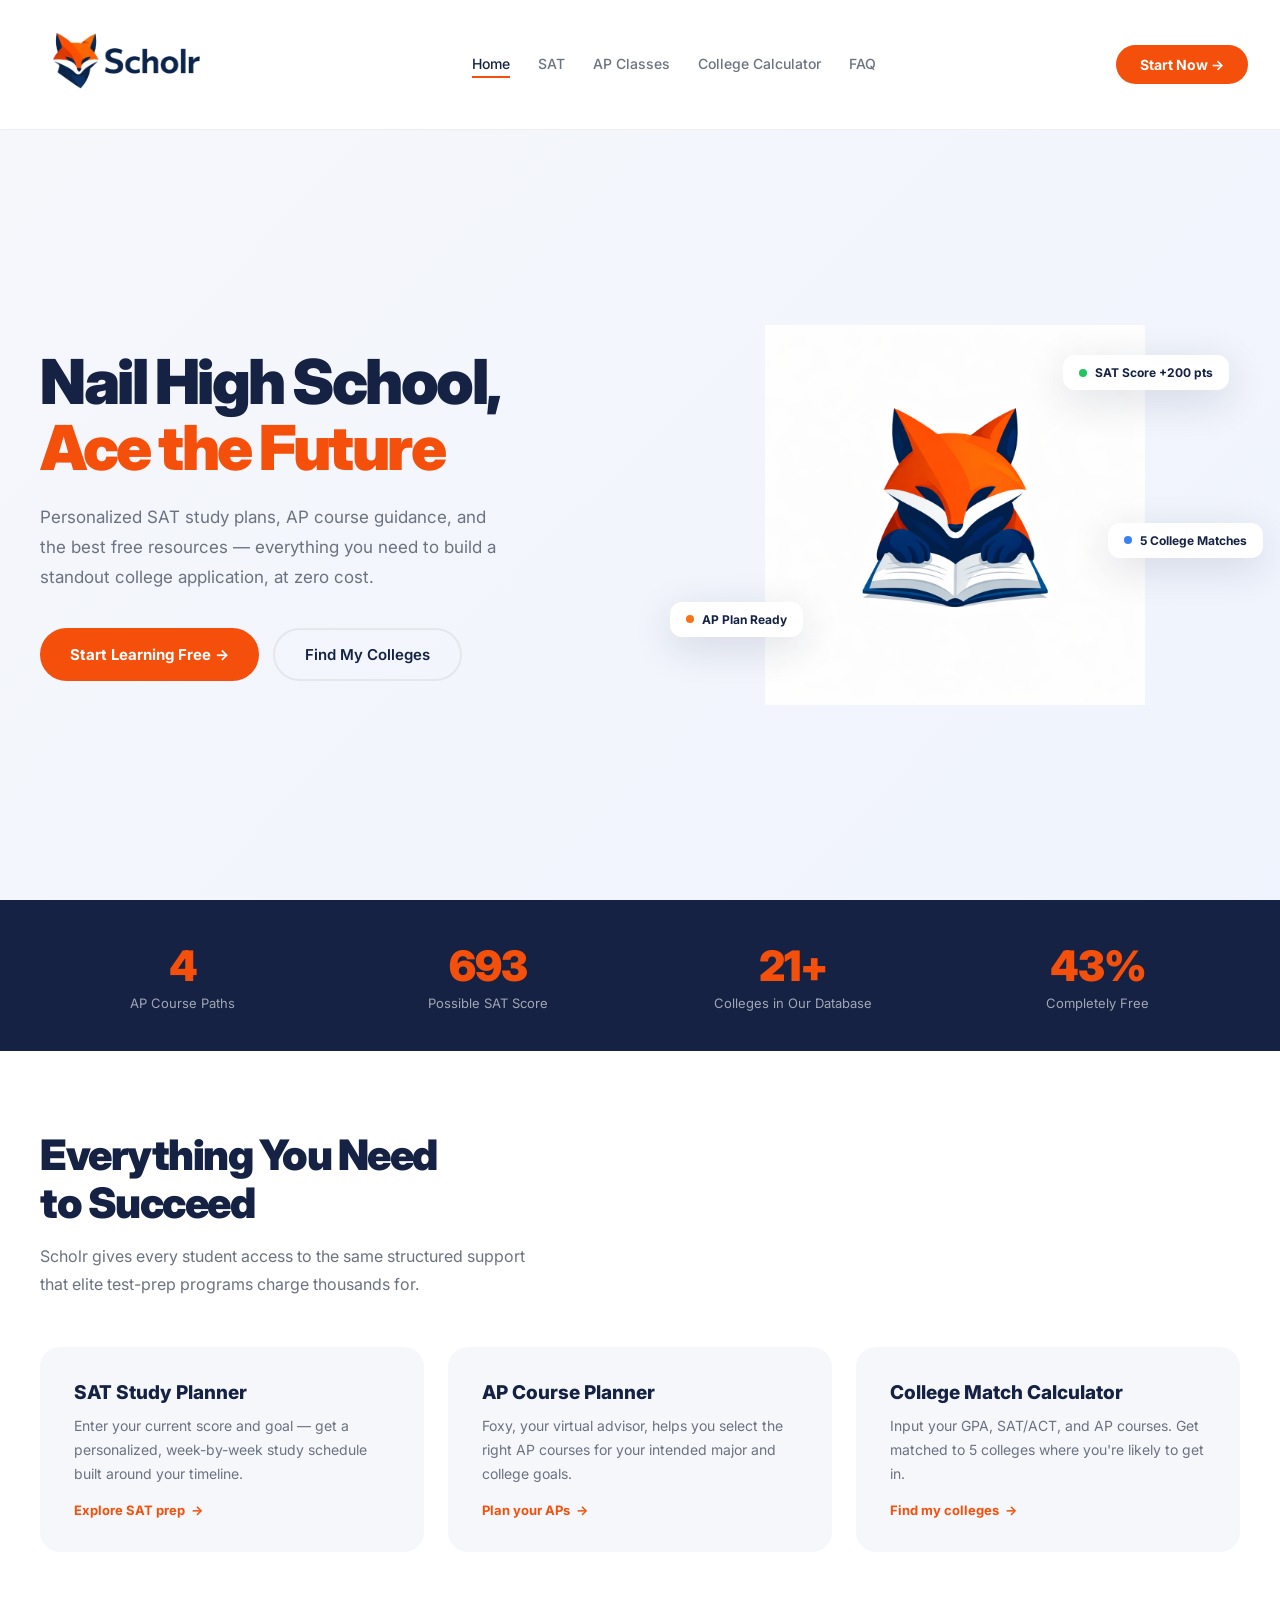
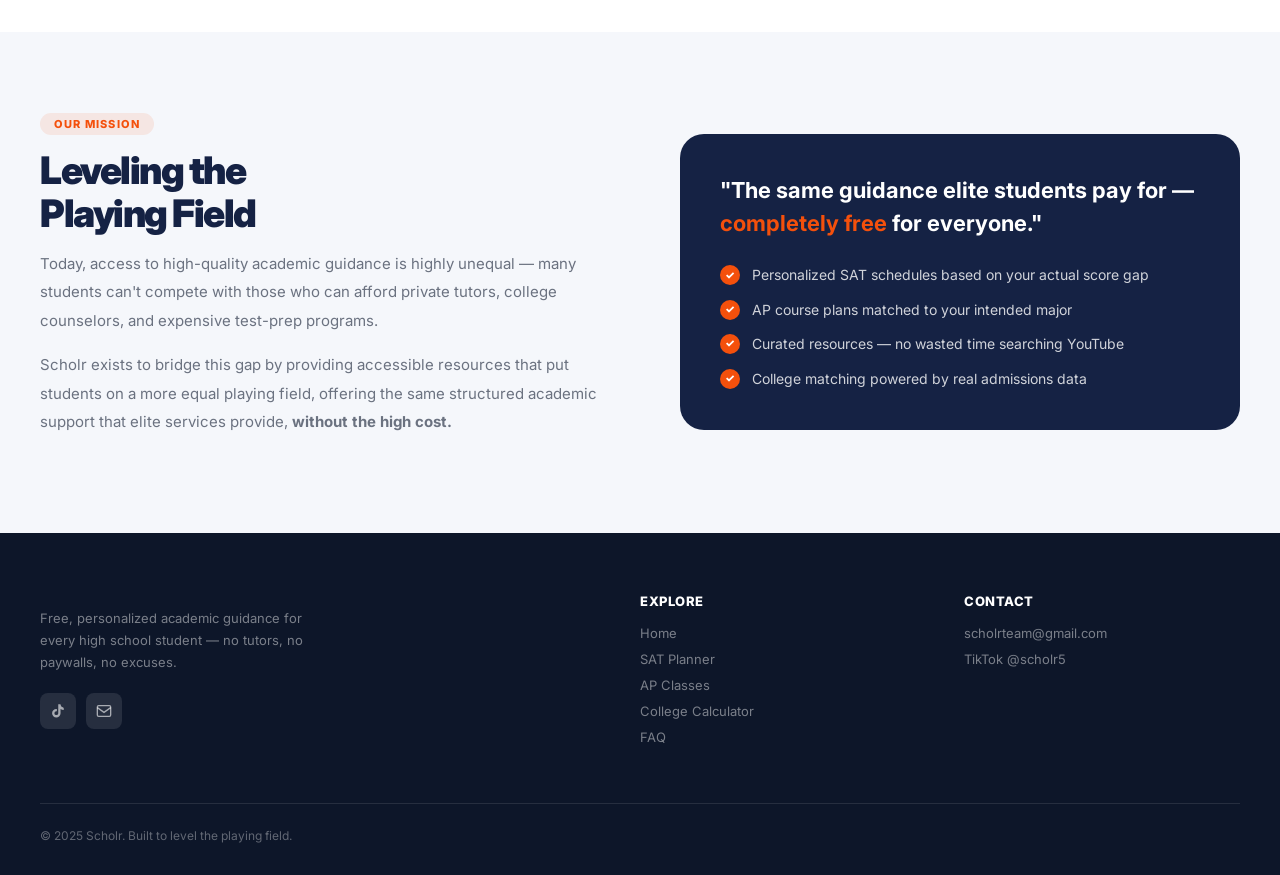
<file: index.html>
<!DOCTYPE html>
<html lang="en">
<head>
<meta charset="UTF-8"><link rel="icon" href="favicon[1].ico"><meta name="viewport" content="width=device-width, initial-scale=1.0">
<title>Scholr — Nail High School, Ace the Future</title>
<link rel="preconnect" href="https://fonts.googleapis.com">
<link href="https://fonts.googleapis.com/css2?family=Inter:wght@300;400;500;600;700;800;900&display=swap" rel="stylesheet">
<link rel="stylesheet" href="shared.css">
<style>
/* HOME PAGE */
.hero-section{min-height:calc(100vh - 130px);background:linear-gradient(135deg,#f5f7fb 0%,#eaf0ff 50%,#f5f7fb 100%);background-size:400% 400%;animation:bgShift 10s ease infinite;display:flex;align-items:center;padding:60px 32px}
.hero-inner{max-width:1200px;margin:0 auto;display:grid;grid-template-columns:1fr 1fr;gap:60px;align-items:center;width:100%}
.hero-badge{display:inline-flex;align-items:center;gap:8px;background:rgba(244,80,12,.1);border:1px solid rgba(244,80,12,.2);color:var(--orange);padding:6px 16px;border-radius:50px;font-size:12px;font-weight:700;margin-bottom:24px}
.hero h1{font-size:62px;font-weight:900;color:var(--navy);line-height:1.07;letter-spacing:-2.5px;margin-bottom:22px}
.hero h1 em{color:var(--orange);font-style:normal}
.hero p{font-size:17px;line-height:1.75;color:var(--muted);max-width:460px;margin-bottom:36px}
.hero-btns{display:flex;gap:14px;flex-wrap:wrap}
.hero-visual{position:relative;display:flex;justify-content:center;align-items:center}
.hero-fox{width:380px;height:380px;object-fit:contain;animation:float 4s ease-in-out infinite}
.float-chip{position:absolute;background:#fff;border-radius:12px;padding:10px 16px;box-shadow:var(--shadowlg);font-size:12px;font-weight:700;color:var(--navy);display:flex;align-items:center;gap:8px;white-space:nowrap;animation:chip 3s ease-in-out infinite}
.float-chip.c1{top:8%;right:2%}.float-chip.c2{bottom:18%;left:0%;animation-delay:.8s}.float-chip.c3{top:52%;right:-4%;animation-delay:1.6s}
.chip-dot{width:8px;height:8px;border-radius:50%;flex-shrink:0}
/* Stats */
.stats-bar{background:var(--navy);padding:40px 32px}
.stats-inner{max-width:1200px;margin:0 auto;display:grid;grid-template-columns:repeat(4,1fr);gap:20px}
.stat-item{text-align:center}
.stat-num{font-size:42px;font-weight:900;color:var(--orange);letter-spacing:-1px}
.stat-lbl{font-size:13px;color:rgba(255,255,255,.6);margin-top:4px}
/* Features */
.features-section{padding:80px 32px;background:#fff}
.features-inner{max-width:1200px;margin:0 auto}
.feat-grid{display:flex;gap:24px;align-items:stretch}
.feat-card{flex:1;min-width:0;overflow:hidden;background:var(--bg);border-radius:20px;padding:32px;transition:flex-grow .45s ease,opacity .35s ease,padding .4s ease,border-color .2s,box-shadow .3s;border:2px solid transparent;text-decoration:none;display:flex;flex-direction:column;color:inherit}
.feat-grid:has(.feat-card:hover) .feat-card:not(:hover){flex-grow:0;opacity:0;padding-left:0;padding-right:0}
.feat-card:hover{flex-grow:2.5;background:#fff;border-color:var(--orange);box-shadow:var(--shadowlg)}
.feat-card h3{font-size:19px;font-weight:800;color:var(--navy);margin-bottom:10px}
.feat-card p{font-size:14px;line-height:1.7;color:var(--muted)}
.feat-link{display:inline-flex;align-items:center;gap:6px;color:var(--orange);font-size:13px;font-weight:700;margin-top:16px}
.feat-video-wrap{overflow:hidden;max-height:0;transition:max-height .5s ease,margin-top .35s ease;border-radius:12px}
.feat-card:hover .feat-video-wrap,.feat-card.vid-active .feat-video-wrap{max-height:520px;margin-top:16px}
.feat-video-wrap video{width:100%;display:block;border-radius:12px}
@media(max-width:900px){.feat-card.vid-active .feat-video-wrap{max-height:260px}}
/* Mission */
.mission-section{background:var(--bg);padding:80px 32px}
.mission-inner{max-width:1200px;margin:0 auto;display:grid;grid-template-columns:1fr 1fr;gap:80px;align-items:center}
.mission-text p{font-size:15px;line-height:1.9;color:var(--muted);margin-bottom:16px}
.mission-visual{background:var(--navy);border-radius:24px;padding:40px;color:#fff}
.mission-quote{font-size:22px;font-weight:700;line-height:1.5;margin-bottom:24px}
.mission-quote em{color:var(--orange);font-style:normal}
.mission-points{list-style:none;display:flex;flex-direction:column;gap:12px}
.mission-points li{display:flex;align-items:flex-start;gap:12px;font-size:14px;color:rgba(255,255,255,.8);line-height:1.6}
.mission-points li::before{content:"✓";background:var(--orange);color:#fff;width:20px;height:20px;border-radius:50%;display:flex;align-items:center;justify-content:center;font-size:11px;font-weight:800;flex-shrink:0;margin-top:1px}
@media(max-width:900px){.hero-inner{grid-template-columns:1fr}.hero h1{font-size:42px}.hero-visual{display:none}.stats-inner{grid-template-columns:repeat(2,1fr)}.feat-grid{flex-direction:column}.mission-inner{grid-template-columns:1fr}}
@media(max-width:560px){.hero-section{padding:40px 20px}.hero h1{font-size:34px}}
</style>
</head>
<body>
<header id="site-header">
  <a class="logo" href="index.html"><img src="scholr-logo2.png" alt="Scholr" style="height:200px;object-fit:contain"></a>
  <nav>
    <a href="index.html" class="active">Home</a>
    <a href="sat.html">SAT</a>
    <a href="ap.html">AP Classes</a>
    <a href="college.html">College Calculator</a>
    <a href="faq.html">FAQ</a>
  </nav>
  <a class="cta-btn" href="sat.html">Start Now →</a>
  <button class="menu-btn" onclick="toggleMenu()"><span></span><span></span><span></span></button>
</header>
<div class="mobile-nav" id="mobile-nav">
  <a href="index.html" onclick="toggleMenu()">Home</a>
  <a href="sat.html" onclick="toggleMenu()">SAT</a>
  <a href="ap.html" onclick="toggleMenu()">AP Classes</a>
  <a href="college.html" onclick="toggleMenu()">College Calculator</a>
  <a href="faq.html" onclick="toggleMenu()">FAQ</a>
  <a class="cta-btn" href="sat.html" style="width:fit-content;margin-top:8px">Start Now →</a>
</div>

<div class="page-wrap">
  <!-- HERO -->
  <div class="hero-section">
    <div class="hero-inner">
      <div class="hero">
        <h1>Nail High School,<br><em>Ace the Future</em></h1>
        <p>Personalized SAT study plans, AP course guidance, and the best free resources — everything you need to build a standout college application, at zero cost.</p>
        <div class="hero-btns">
          <a class="btn-pri" href="sat.html">Start Learning Free →</a>
          <a class="btn-sec" href="college.html">Find My Colleges</a>
        </div>
      </div>
      <div class="hero-visual">
        <img class="hero-fox" src="foxy-avatar.png" alt="Foxy">
        <div class="float-chip c1"><span class="chip-dot" style="background:#22c55e"></span>SAT Score +200 pts</div>
        <div class="float-chip c2"><span class="chip-dot" style="background:#f97316"></span>AP Plan Ready</div>
        <div class="float-chip c3"><span class="chip-dot" style="background:#3b82f6"></span>5 College Matches</div>
      </div>
    </div>
  </div>

  <!-- STATS -->
  <div class="stats-bar">
    <div class="stats-inner">
      <div class="stat-item reveal"><div class="stat-num" data-target="10">0</div><div class="stat-lbl">AP Course Paths</div></div>
      <div class="stat-item reveal d1"><div class="stat-num" data-target="1600">0</div><div class="stat-lbl">Possible SAT Score</div></div>
      <div class="stat-item reveal d2"><div class="stat-num" data-target="50" data-suffix="+">0</div><div class="stat-lbl">Colleges in Our Database</div></div>
      <div class="stat-item reveal d3"><div class="stat-num" data-target="100" data-suffix="%">0%</div><div class="stat-lbl">Completely Free</div></div>
    </div>
  </div>

  <!-- FEATURES -->
  <div class="features-section">
    <div class="features-inner">
      <div class="reveal">
        <h2 class="sec-title">Everything You Need<br>to Succeed</h2>
        <p class="sec-sub">Scholr gives every student access to the same structured support that elite test-prep programs charge thousands for.</p>
      </div>
      <div class="feat-grid">
        <a class="feat-card reveal" href="sat.html">
          <h3>SAT Study Planner</h3>
          <p>Enter your current score and goal — get a personalized, week-by-week study schedule built around your timeline.</p>
          <div class="feat-link">Explore SAT prep <span>→</span></div>
          <div class="feat-video-wrap">
            <video muted playsinline loop preload="none">
              <source src="SAT_Recording.mp4" type="video/mp4">
            </video>
          </div>
        </a>
        <a class="feat-card reveal d1" href="ap.html">
          <h3>AP Course Planner</h3>
          <p>Foxy, your virtual advisor, helps you select the right AP courses for your intended major and college goals.</p>
          <div class="feat-link">Plan your APs <span>→</span></div>
          <div class="feat-video-wrap">
            <video muted playsinline loop preload="none">
              <source src="AP_Classes_recording.mp4" type="video/mp4">
            </video>
          </div>
        </a>
        <a class="feat-card reveal d2" href="college.html">
          <h3>College Match Calculator</h3>
          <p>Input your GPA, SAT/ACT, and AP courses. Get matched to 5 colleges where you're likely to get in.</p>
          <div class="feat-link">Find my colleges <span>→</span></div>
          <div class="feat-video-wrap">
            <video muted playsinline loop preload="none">
              <source src="CollegePlanner_Recording.mp4" type="video/mp4">
            </video>
          </div>
        </a>
      </div>
    </div>
  </div>

  <!-- MISSION -->
  <div class="mission-section">
    <div class="mission-inner">
      <div class="mission-text reveal">
        <div class="sec-tag">Our Mission</div>
        <h2 class="sec-title" style="font-size:38px">Leveling the<br>Playing Field</h2>
        <p>Today, access to high-quality academic guidance is highly unequal — many students can't compete with those who can afford private tutors, college counselors, and expensive test-prep programs.</p>
        <p>Scholr exists to bridge this gap by providing accessible resources that put students on a more equal playing field, offering the same structured academic support that elite services provide, <strong>without the high cost.</strong></p>
      </div>
      <div class="mission-visual reveal d1">
        <div class="mission-quote">"The same guidance elite students pay for — <em>completely free</em> for everyone."</div>
        <ul class="mission-points">
          <li>Personalized SAT schedules based on your actual score gap</li>
          <li>AP course plans matched to your intended major</li>
          <li>Curated resources — no wasted time searching YouTube</li>
          <li>College matching powered by real admissions data</li>
        </ul>
      </div>
    </div>
  </div>
</div>

<!-- FOOTER -->
<footer>
  <div class="footer-inner">
    <div class="footer-grid">
      <div class="footer-logo">
        <p>Free, personalized academic guidance for every high school student — no tutors, no paywalls, no excuses.</p>
        <div class="footer-socials">
          <a class="soc-btn" href="https://www.tiktok.com/@scholr5" target="_blank" rel="noopener" title="TikTok"><svg width="16" height="16" viewBox="0 0 24 24" fill="currentColor"><path d="M19.59 6.69a4.83 4.83 0 01-3.77-4.25V2h-3.45v13.67a2.89 2.89 0 01-2.88 2.5 2.89 2.89 0 01-2.89-2.89 2.89 2.89 0 012.89-2.89c.28 0 .54.04.79.1V9.01a6.33 6.33 0 00-.79-.05 6.34 6.34 0 00-6.34 6.34 6.34 6.34 0 006.34 6.34 6.34 6.34 0 006.33-6.34V8.93a8.16 8.16 0 004.77 1.52V7.01a4.85 4.85 0 01-1-.32z"/></svg></a>
          <a class="soc-btn" href="mailto:scholrteam@gmail.com" title="Email"><svg width="16" height="16" viewBox="0 0 24 24" fill="none" stroke="currentColor" stroke-width="2"><rect x="2" y="4" width="20" height="16" rx="2"/><path d="m2 7 10 7 10-7"/></svg></a>
        </div>
      </div>
      <div class="footer-col">
        <h4>Explore</h4>
        <a href="index.html">Home</a><a href="sat.html">SAT Planner</a><a href="ap.html">AP Classes</a><a href="college.html">College Calculator</a><a href="faq.html">FAQ</a>
      </div>
      <div class="footer-col">
        <h4>Contact</h4>
        <a href="mailto:scholrteam@gmail.com">scholrteam@gmail.com</a>
        <a href="https://www.tiktok.com/@scholr5" target="_blank" rel="noopener">TikTok @scholr5</a>
      </div>
    </div>
    <div class="footer-bottom"><p>© 2025 Scholr. Built to level the playing field.</p></div>
  </div>
</footer>
<script>
function toggleMenu(){document.getElementById('mobile-nav').classList.toggle('open')}
let _ly=0;window.addEventListener('scroll',()=>{const y=window.scrollY,h=document.getElementById('site-header');h.classList.toggle('scrolled',y>20);if(y>80)h.classList.toggle('hidden',y>_ly);else h.classList.remove('hidden');_ly=y;});
const obs=new IntersectionObserver(e=>e.forEach(x=>{if(x.isIntersecting)x.target.classList.add('vis')}),{threshold:0.1});
document.querySelectorAll('.reveal').forEach(el=>obs.observe(el));
const cObs=new IntersectionObserver(e=>e.forEach(x=>{if(x.isIntersecting){const el=x.target,t=+el.dataset.target,s=el.dataset.suffix||'',step=t/60;let c=0;const tm=setInterval(()=>{c=Math.min(c+step,t);el.textContent=Math.floor(c)+s;if(c>=t){el.textContent=t+s;clearInterval(tm)}},1800/60);cObs.unobserve(el)}}),{threshold:0.5});
document.querySelectorAll('.stat-num[data-target]').forEach(el=>cObs.observe(el));
// Feature card video previews
const featCards=document.querySelectorAll('.feat-card');
const isMobile=()=>window.matchMedia('(hover:none)').matches;
featCards.forEach(card=>{
  const video=card.querySelector('video');
  if(!video)return;
  // Desktop: play on hover
  card.addEventListener('mouseenter',()=>{if(!isMobile())video.play().catch(()=>{})});
  card.addEventListener('mouseleave',()=>{if(!isMobile()){video.pause();video.currentTime=0}});
  // Mobile: first tap shows video, second tap navigates
  card.addEventListener('click',e=>{
    if(!isMobile())return;
    if(!card.classList.contains('vid-active')){
      e.preventDefault();
      featCards.forEach(c=>{c.classList.remove('vid-active');const v=c.querySelector('video');if(v){v.pause();v.currentTime=0}});
      card.classList.add('vid-active');
      video.play().catch(()=>{});
    }
    // second tap: navigate naturally
  });
});
// Close mobile preview on outside tap
document.addEventListener('click',e=>{
  if(!isMobile())return;
  if(!e.target.closest('.feat-card')){
    featCards.forEach(c=>{c.classList.remove('vid-active');const v=c.querySelector('video');if(v){v.pause();v.currentTime=0}});
  }
});
</script>
</body></html>
</file>
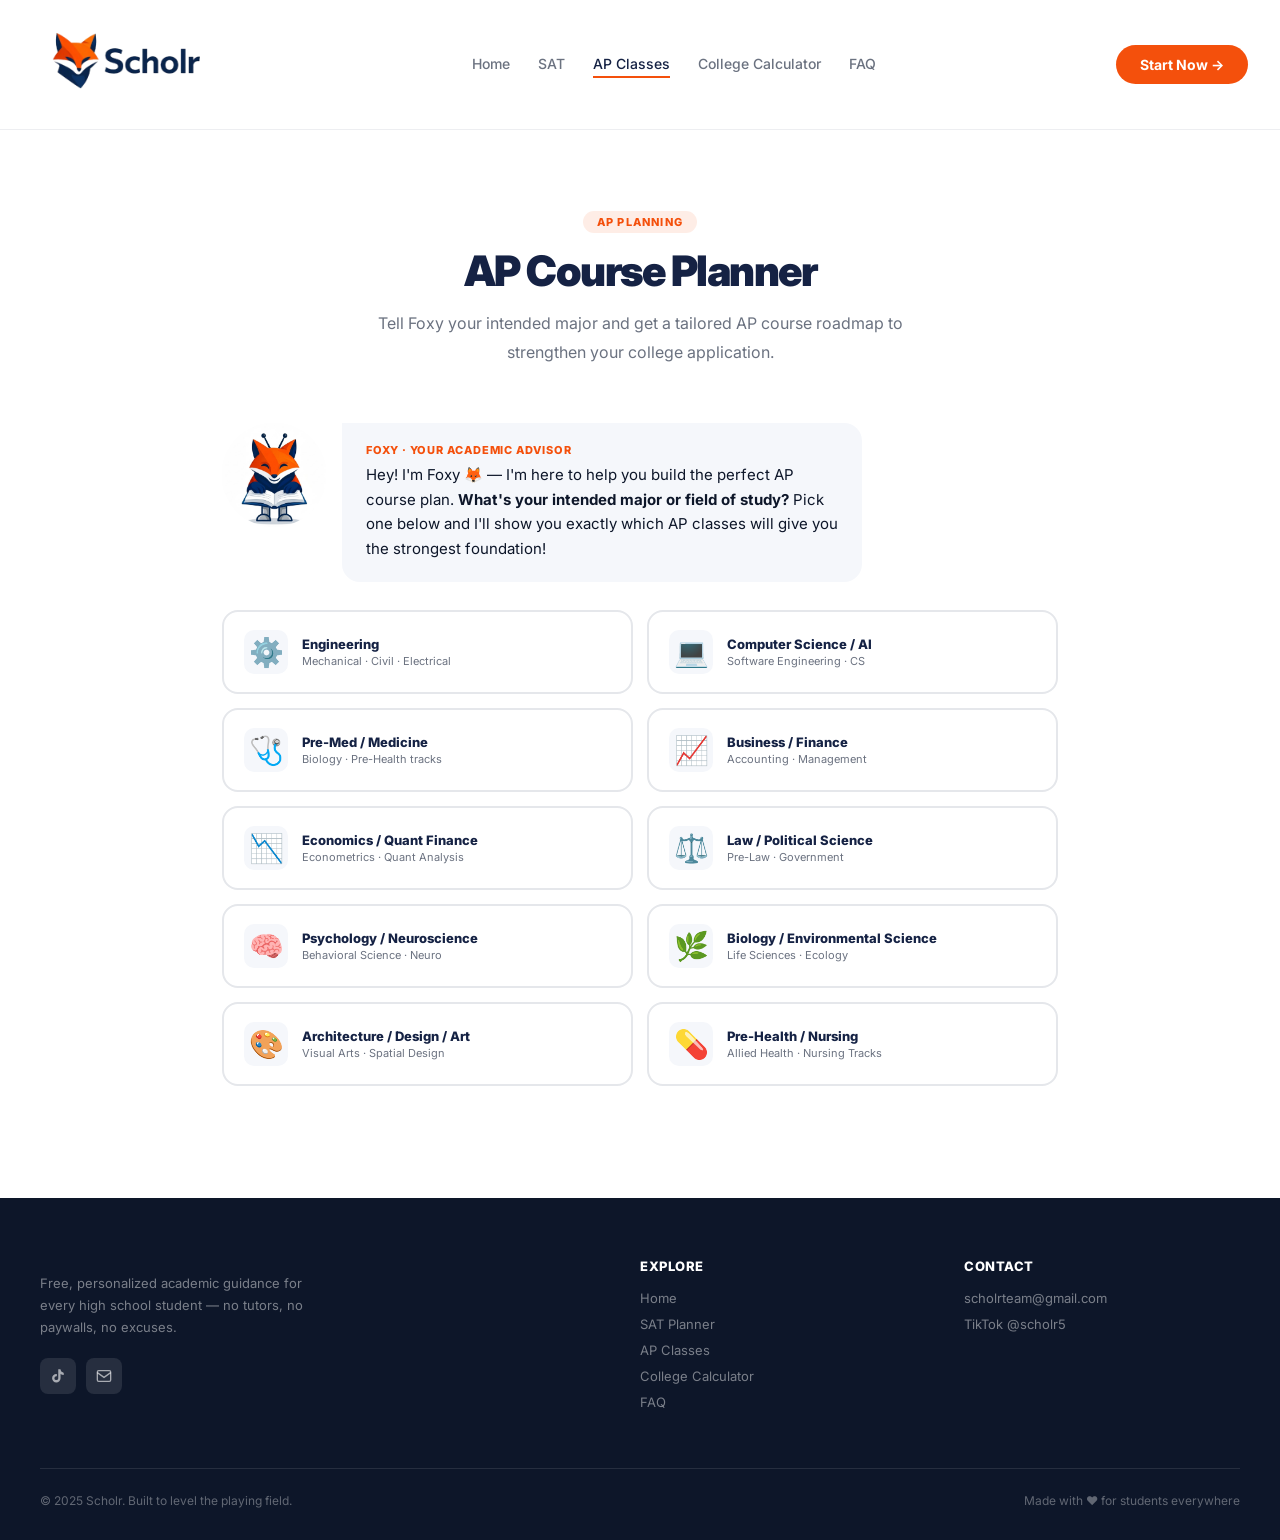
<file: ap.html>
<!DOCTYPE html>
<html lang="en">
<head>
<meta charset="UTF-8"><meta name="viewport" content="width=device-width, initial-scale=1.0">
<title>AP Classes — Scholr</title>
<link rel="preconnect" href="https://fonts.googleapis.com">
<link href="https://fonts.googleapis.com/css2?family=Inter:wght@300;400;500;600;700;800;900&display=swap" rel="stylesheet">
<link rel="stylesheet" href="shared.css">
<style>
#ap{background:#fff;padding:80px 0}
.ap-container{max-width:900px;margin:0 auto;padding:0 32px}
.foxy-row{display:flex;align-items:flex-start;gap:16px;margin-bottom:28px}
.foxy-av{width:104px;height:104px;border-radius:50%;object-fit:cover;object-position:top;flex-shrink:0}
.foxy-bubble{background:var(--bg);border-radius:0 18px 18px 18px;padding:20px 24px;max-width:520px}
.foxy-name{font-size:11px;font-weight:800;color:var(--orange);letter-spacing:.8px;text-transform:uppercase;margin-bottom:6px}
.foxy-bubble p{font-size:15px;line-height:1.65;color:var(--text)}
.major-grid{display:grid;grid-template-columns:repeat(2,1fr);gap:14px;margin-bottom:32px}
.major-card{background:#fff;border:2px solid var(--border);border-radius:16px;padding:18px 20px;cursor:pointer;transition:all .25s;display:flex;align-items:center;gap:14px}
.major-card:hover{border-color:var(--orange);background:rgba(244,80,12,.03);transform:translateY(-3px);box-shadow:var(--shadow)}
.major-card.sel{border-color:var(--orange);background:rgba(244,80,12,.05)}
.major-emoji{font-size:28px;width:44px;height:44px;background:var(--bg);border-radius:10px;display:flex;align-items:center;justify-content:center;flex-shrink:0}
.major-card h4{font-size:13px;font-weight:800;color:var(--navy)}
.major-card p{font-size:11px;color:var(--muted);margin-top:2px}
.ap-result-wrap{display:none;animation:fadeUp .4s ease}
.ap-response{display:flex;align-items:flex-start;gap:16px}
.ap-list-bubble{background:var(--navy);border-radius:0 18px 18px 18px;padding:24px 28px;max-width:600px}
.ap-list-bubble h4{font-size:15px;font-weight:800;color:var(--orange);margin-bottom:16px}
.ap-tags{display:flex;flex-wrap:wrap;gap:8px}
.ap-tag{background:rgba(255,255,255,.12);color:#fff;padding:7px 14px;border-radius:50px;font-size:12px;font-weight:600;transition:background .2s}
.ap-tag:hover{background:var(--orange)}
.reset-btn{display:inline-flex;align-items:center;gap:6px;background:none;border:2px solid var(--border);color:var(--muted);padding:8px 18px;border-radius:50px;font-size:13px;font-weight:600;cursor:pointer;margin-top:20px;transition:all .2s;font-family:'Inter',sans-serif}
.reset-btn:hover{border-color:var(--navy);color:var(--navy)}
@media(max-width:600px){.major-grid{grid-template-columns:1fr}.foxy-av{width:72px;height:72px}}
</style>
</head>
<body>
<header id="site-header">
  <a class="logo" href="index.html"><img src="scholr-logo2.png" alt="Scholr" style="height:200px;object-fit:contain"></a>
  <nav>
    <a href="index.html">Home</a>
    <a href="sat.html">SAT</a>
    <a href="ap.html" class="active">AP Classes</a>
    <a href="college.html">College Calculator</a>
    <a href="faq.html">FAQ</a>
  </nav>
  <a class="cta-btn" href="sat.html">Start Now →</a>
  <button class="menu-btn" onclick="toggleMenu()"><span></span><span></span><span></span></button>
</header>
<div class="mobile-nav" id="mobile-nav">
  <a href="index.html" onclick="toggleMenu()">Home</a>
  <a href="sat.html" onclick="toggleMenu()">SAT</a>
  <a href="ap.html" onclick="toggleMenu()">AP Classes</a>
  <a href="college.html" onclick="toggleMenu()">College Calculator</a>
  <a href="faq.html" onclick="toggleMenu()">FAQ</a>
  <a class="cta-btn" href="sat.html" style="width:fit-content;margin-top:8px">Start Now →</a>
</div>

<div class="page-wrap">
<section id="ap">
  <div class="section-header reveal">
    <div class="sec-tag">AP Planning</div>
    <h1 class="sec-title">AP Course Planner</h1>
    <p class="sec-sub">Tell Foxy your intended major and get a tailored AP course roadmap to strengthen your college application.</p>
  </div>
  <div class="ap-container">
    <div class="foxy-row reveal">
      <img class="foxy-av" src="foxy-full.png" alt="Foxy">
      <div class="foxy-bubble">
        <div class="foxy-name">FOXY · Your Academic Advisor</div>
        <p>Hey! I'm Foxy 🦊 — I'm here to help you build the perfect AP course plan. <strong>What's your intended major or field of study?</strong> Pick one below and I'll show you exactly which AP classes will give you the strongest foundation!</p>
      </div>
    </div>

    <div class="major-grid reveal" id="major-grid">
      <div class="major-card" onclick="selectMajor(0)"><div class="major-emoji">⚙️</div><div><h4>Engineering</h4><p>Mechanical · Civil · Electrical</p></div></div>
      <div class="major-card" onclick="selectMajor(1)"><div class="major-emoji">💻</div><div><h4>Computer Science / AI</h4><p>Software Engineering · CS</p></div></div>
      <div class="major-card" onclick="selectMajor(2)"><div class="major-emoji">🩺</div><div><h4>Pre-Med / Medicine</h4><p>Biology · Pre-Health tracks</p></div></div>
      <div class="major-card" onclick="selectMajor(3)"><div class="major-emoji">📈</div><div><h4>Business / Finance</h4><p>Accounting · Management</p></div></div>
      <div class="major-card" onclick="selectMajor(4)"><div class="major-emoji">📉</div><div><h4>Economics / Quant Finance</h4><p>Econometrics · Quant Analysis</p></div></div>
      <div class="major-card" onclick="selectMajor(5)"><div class="major-emoji">⚖️</div><div><h4>Law / Political Science</h4><p>Pre-Law · Government</p></div></div>
      <div class="major-card" onclick="selectMajor(6)"><div class="major-emoji">🧠</div><div><h4>Psychology / Neuroscience</h4><p>Behavioral Science · Neuro</p></div></div>
      <div class="major-card" onclick="selectMajor(7)"><div class="major-emoji">🌿</div><div><h4>Biology / Environmental Science</h4><p>Life Sciences · Ecology</p></div></div>
      <div class="major-card" onclick="selectMajor(8)"><div class="major-emoji">🎨</div><div><h4>Architecture / Design / Art</h4><p>Visual Arts · Spatial Design</p></div></div>
      <div class="major-card" onclick="selectMajor(9)"><div class="major-emoji">💊</div><div><h4>Pre-Health / Nursing</h4><p>Allied Health · Nursing Tracks</p></div></div>
    </div>

    <div class="ap-result-wrap" id="ap-result">
      <div class="ap-response">
        <img class="foxy-av" src="foxy-full.png" alt="Foxy">
        <div class="ap-list-bubble">
          <h4 id="ap-result-title">Recommended APs for You</h4>
          <div class="ap-tags" id="ap-tags"></div>
        </div>
      </div>
      <button class="reset-btn" onclick="resetAP()">← Choose a different major</button>
    </div>
  </div>
</section>
</div>

<footer>
  <div class="footer-inner">
    <div class="footer-grid">
      <div class="footer-logo">
<p>Free, personalized academic guidance for every high school student — no tutors, no paywalls, no excuses.</p>
        <div class="footer-socials">
          <a class="soc-btn" href="https://www.tiktok.com/@scholr5" target="_blank" rel="noopener"><svg width="16" height="16" viewBox="0 0 24 24" fill="currentColor"><path d="M19.59 6.69a4.83 4.83 0 01-3.77-4.25V2h-3.45v13.67a2.89 2.89 0 01-2.88 2.5 2.89 2.89 0 01-2.89-2.89 2.89 2.89 0 012.89-2.89c.28 0 .54.04.79.1V9.01a6.33 6.33 0 00-.79-.05 6.34 6.34 0 00-6.34 6.34 6.34 6.34 0 006.34 6.34 6.34 6.34 0 006.33-6.34V8.93a8.16 8.16 0 004.77 1.52V7.01a4.85 4.85 0 01-1-.32z"/></svg></a>
          <a class="soc-btn" href="mailto:scholrteam@gmail.com"><svg width="16" height="16" viewBox="0 0 24 24" fill="none" stroke="currentColor" stroke-width="2"><rect x="2" y="4" width="20" height="16" rx="2"/><path d="m2 7 10 7 10-7"/></svg></a>
        </div>
      </div>
      <div class="footer-col"><h4>Explore</h4><a href="index.html">Home</a><a href="sat.html">SAT Planner</a><a href="ap.html">AP Classes</a><a href="college.html">College Calculator</a><a href="faq.html">FAQ</a></div>
      <div class="footer-col"><h4>Contact</h4><a href="mailto:scholrteam@gmail.com">scholrteam@gmail.com</a><a href="https://www.tiktok.com/@scholr5" target="_blank">TikTok @scholr5</a></div>
    </div>
    <div class="footer-bottom"><p>© 2025 Scholr. Built to level the playing field.</p><p>Made with ♥ for students everywhere</p></div>
  </div>
</footer>
<script>
function toggleMenu(){document.getElementById('mobile-nav').classList.toggle('open')}
let _ly=0;window.addEventListener('scroll',()=>{const y=window.scrollY,h=document.getElementById('site-header');h.classList.toggle('scrolled',y>20);if(y>80)h.classList.toggle('hidden',y>_ly);else h.classList.remove('hidden');_ly=y;});
const obs=new IntersectionObserver(e=>e.forEach(x=>{if(x.isIntersecting)x.target.classList.add('vis')}),{threshold:0.1});
document.querySelectorAll('.reveal').forEach(el=>obs.observe(el));
const apData=[
  {name:"Engineering (Mechanical/Civil/Electrical)",aps:["AP Calculus AB","AP Calculus BC","AP Physics 1","AP Physics C: Mechanics","AP Physics C: E&M","AP Chemistry","AP Computer Science A"]},
  {name:"Computer Science / AI / Software Engineering",aps:["AP Computer Science A","AP Computer Science Principles","AP Calculus AB","AP Calculus BC","AP Statistics","AP Physics 1"]},
  {name:"Pre-Med / Medicine",aps:["AP Biology","AP Chemistry","AP Physics 1","AP Physics 2","AP Statistics","AP Psychology","AP Calculus AB"]},
  {name:"Business / Finance / Accounting",aps:["AP Microeconomics","AP Macroeconomics","AP Statistics","AP Calculus AB","AP Computer Science Principles","AP English Language","AP Psychology"]},
  {name:"Economics / Quantitative Finance",aps:["AP Calculus AB","AP Calculus BC","AP Statistics","AP Microeconomics","AP Macroeconomics","AP Computer Science A","AP Physics 1"]},
  {name:"Law / Political Science / Pre-Law",aps:["AP U.S. History","AP World History: Modern","AP European History","AP U.S. Government","AP Comparative Government","AP English Language","AP English Literature","AP Psychology"]},
  {name:"Psychology / Neuroscience",aps:["AP Psychology","AP Biology","AP Chemistry","AP Statistics","AP Calculus AB","AP English Language","AP Environmental Science"]},
  {name:"Biology / Environmental Science",aps:["AP Biology","AP Environmental Science","AP Chemistry","AP Physics 1","AP Statistics","AP Calculus AB"]},
  {name:"Architecture / Design / Art",aps:["AP Drawing","AP 2-D Art and Design","AP 3-D Art and Design","AP Art History","AP Calculus AB","AP English Language"]},
  {name:"Pre-Health / Nursing / Allied Health",aps:["AP Biology","AP Chemistry","AP Psychology","AP Statistics","AP Physics 1","AP English Language","AP Environmental Science"]}
];
function selectMajor(i){
  i=parseInt(i,10);
  if(isNaN(i)||i<0||i>=apData.length)return;
  document.querySelectorAll('.major-card').forEach((c,idx)=>c.classList.toggle('sel',idx===i));
  const d=apData[i];
  document.getElementById('ap-result-title').textContent='For '+d.name+', Foxy recommends:';
  document.getElementById('ap-tags').innerHTML=d.aps.map(a=>'<span class="ap-tag">'+a+'</span>').join('');
  const res=document.getElementById('ap-result');
  res.style.display='block';
  setTimeout(()=>res.scrollIntoView({behavior:'smooth',block:'nearest'}),100);
}
function resetAP(){
  document.querySelectorAll('.major-card').forEach(c=>c.classList.remove('sel'));
  document.getElementById('ap-result').style.display='none';
}
</script>
</body></html>
</file>
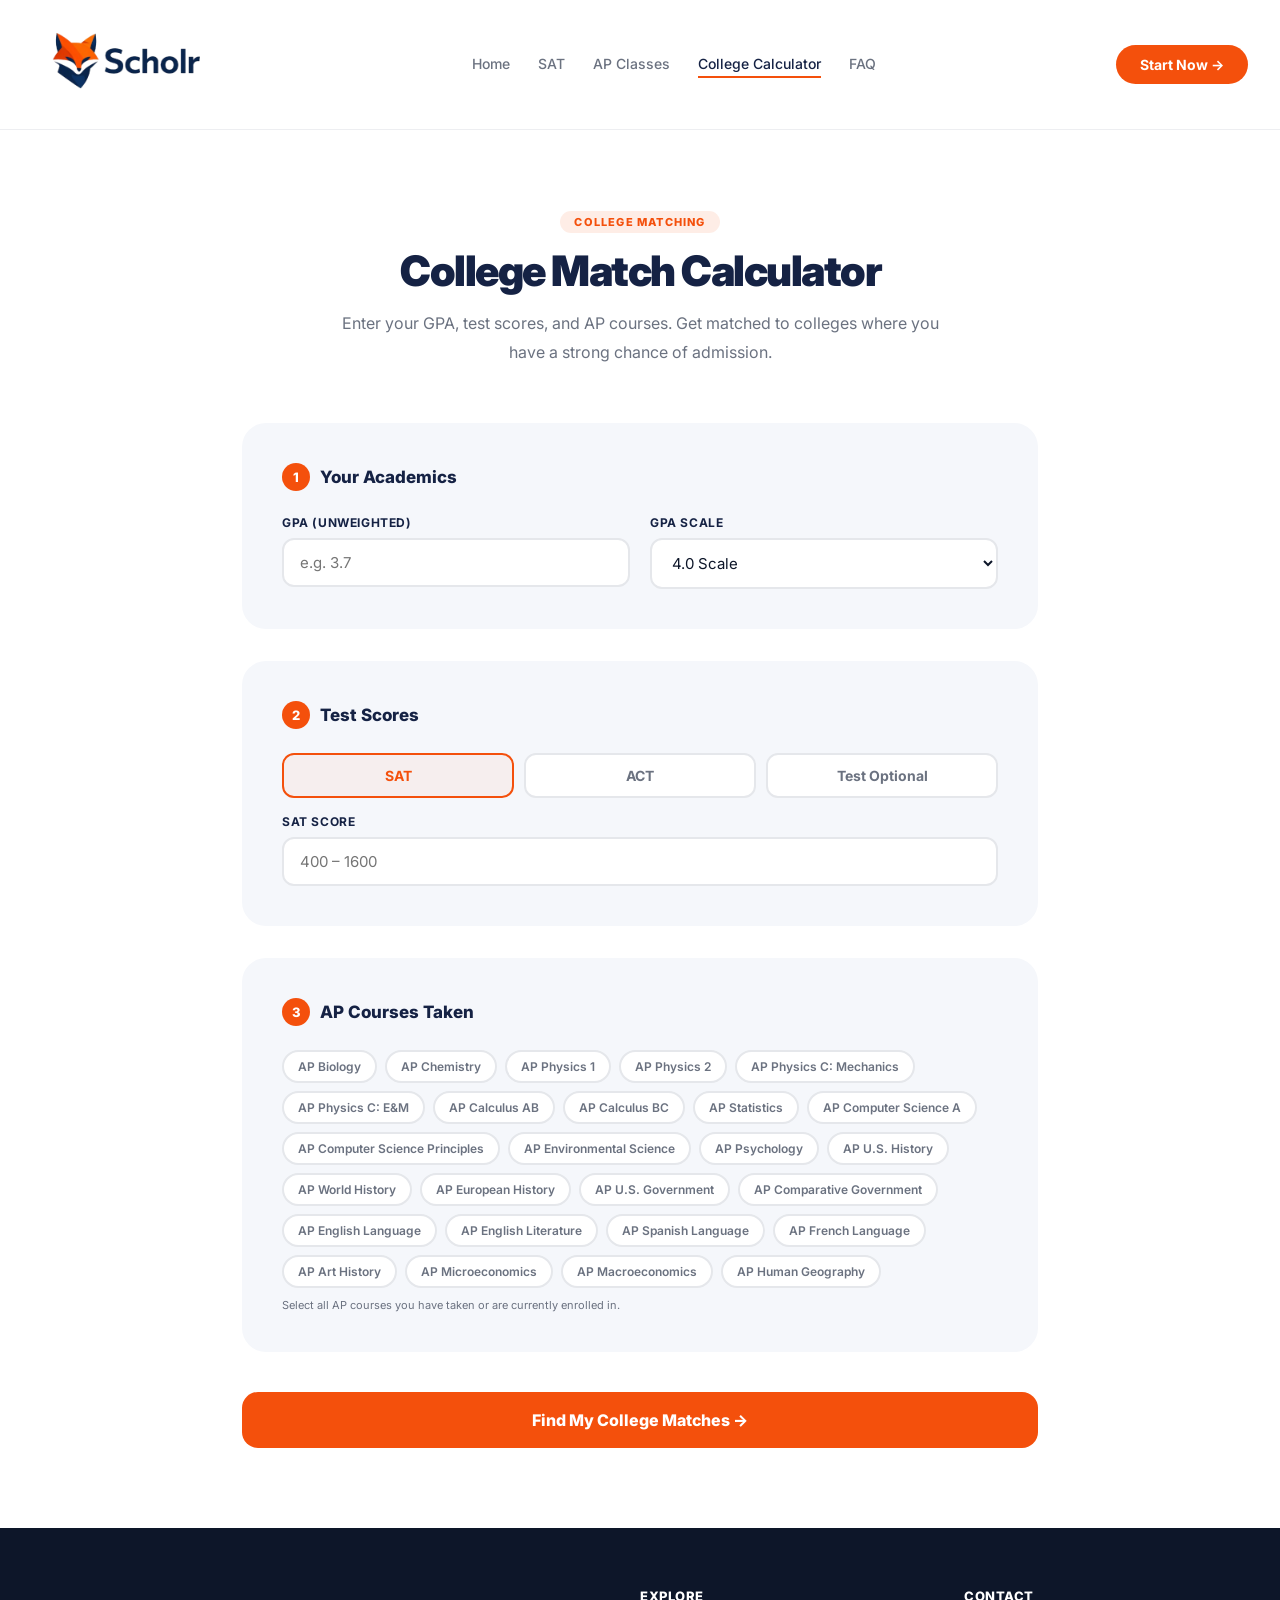
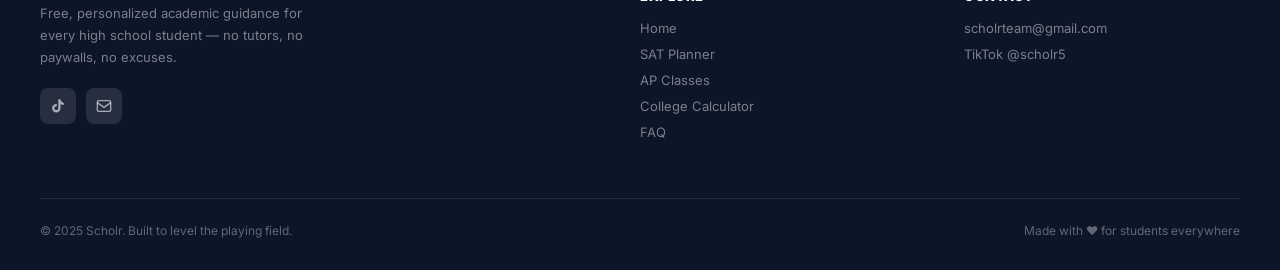
<file: college.html>
<!DOCTYPE html>
<html lang="en">
<head>
<meta charset="UTF-8"><meta name="viewport" content="width=device-width, initial-scale=1.0">
<title>College Calculator — Scholr</title>
<link rel="preconnect" href="https://fonts.googleapis.com">
<link href="https://fonts.googleapis.com/css2?family=Inter:wght@300;400;500;600;700;800;900&display=swap" rel="stylesheet">
<link rel="stylesheet" href="shared.css">
<style>
#college{background:#fff;padding:80px 0}
.calc-container{max-width:860px;margin:0 auto;padding:0 32px}
.calc-card{background:var(--bg);border-radius:24px;padding:40px;margin-bottom:32px}
.calc-card h3{font-size:17px;font-weight:800;color:var(--navy);margin-bottom:24px;display:flex;align-items:center;gap:10px}
.calc-card h3 span{background:var(--orange);color:#fff;width:28px;height:28px;border-radius:50%;display:inline-flex;align-items:center;justify-content:center;font-size:13px;flex-shrink:0}
.input-row{display:grid;grid-template-columns:1fr 1fr;gap:20px}
.input-group{display:flex;flex-direction:column;gap:8px}
.input-group label{font-size:12px;font-weight:700;color:var(--navy);text-transform:uppercase;letter-spacing:.6px}
.input-group input,.input-group select{background:#fff;border:2px solid var(--border);border-radius:12px;padding:13px 16px;font-size:15px;font-family:'Inter',sans-serif;color:var(--text);transition:border-color .2s;outline:none}
.input-group input:focus,.input-group select:focus{border-color:var(--orange)}
.test-toggle{display:flex;gap:10px;margin-bottom:16px}
.test-btn{flex:1;padding:12px;border-radius:12px;border:2px solid var(--border);background:#fff;font-size:14px;font-weight:700;font-family:'Inter',sans-serif;color:var(--muted);cursor:pointer;transition:all .2s}
.test-btn.active{border-color:var(--orange);color:var(--orange);background:rgba(244,80,12,.05)}
.ap-chips{display:flex;flex-wrap:wrap;gap:8px}
.ap-chip{background:#fff;border:2px solid var(--border);border-radius:50px;padding:7px 14px;font-size:12px;font-weight:600;color:var(--muted);cursor:pointer;transition:all .2s;user-select:none}
.ap-chip.sel{border-color:var(--orange);color:var(--orange);background:rgba(244,80,12,.07)}
.chip-hint{font-size:11px;color:var(--muted);margin-top:10px}
.calc-submit{width:100%;background:var(--orange);color:#fff;border:none;padding:18px;border-radius:16px;font-size:16px;font-weight:800;font-family:'Inter',sans-serif;cursor:pointer;transition:all .3s;margin-top:8px}
.calc-submit:hover{background:var(--orange-dark);transform:translateY(-2px);box-shadow:0 12px 30px rgba(244,80,12,.3)}
.results-wrap{display:none;animation:fadeUp .4s ease}
.results-title{font-size:22px;font-weight:800;color:var(--navy);margin-bottom:8px}
.results-sub{font-size:14px;color:var(--muted);margin-bottom:28px}
.tier-label{font-size:11px;font-weight:800;letter-spacing:1px;text-transform:uppercase;margin-bottom:12px;margin-top:24px;padding:4px 12px;border-radius:50px;display:inline-block}
.tier-reach{background:rgba(239,68,68,.1);color:#ef4444}
.tier-match{background:rgba(34,197,94,.1);color:#16a34a}
.tier-safety{background:rgba(59,130,246,.1);color:#2563eb}
.college-grid{display:grid;grid-template-columns:repeat(2,1fr);gap:14px}
.college-card{background:#fff;border:2px solid var(--border);border-radius:16px;padding:20px;transition:all .25s;animation:fadeUp .4s ease both}
.college-card:hover{border-color:var(--orange);transform:translateY(-3px);box-shadow:var(--shadow)}
.college-name{font-size:15px;font-weight:800;color:var(--navy);margin-bottom:6px}
.college-location{font-size:11px;color:var(--muted);margin-bottom:12px}
.college-stats{display:flex;gap:10px;flex-wrap:wrap}
.c-stat{background:var(--bg);border-radius:8px;padding:5px 10px;font-size:11px;font-weight:600;color:var(--navy)}
.c-stat span{color:var(--muted);font-weight:400}
.reset-calc{display:inline-flex;align-items:center;gap:6px;background:none;border:2px solid var(--border);color:var(--muted);padding:10px 20px;border-radius:50px;font-size:13px;font-weight:600;cursor:pointer;margin-top:24px;transition:all .2s;font-family:'Inter',sans-serif}
.reset-calc:hover{border-color:var(--navy);color:var(--navy)}
.disclaimer{font-size:12px;color:var(--muted);margin-top:20px;padding:16px;background:var(--bg);border-radius:12px;line-height:1.6}
@media(max-width:600px){.input-row{grid-template-columns:1fr}.college-grid{grid-template-columns:1fr}}
</style>
</head>
<body>
<header id="site-header">
  <a class="logo" href="index.html"><img src="scholr-logo2.png" alt="Scholr" style="height:200px;object-fit:contain"></a>
  <nav>
    <a href="index.html">Home</a>
    <a href="sat.html">SAT</a>
    <a href="ap.html">AP Classes</a>
    <a href="college.html" class="active">College Calculator</a>
    <a href="faq.html">FAQ</a>
  </nav>
  <a class="cta-btn" href="sat.html">Start Now →</a>
  <button class="menu-btn" onclick="toggleMenu()"><span></span><span></span><span></span></button>
</header>
<div class="mobile-nav" id="mobile-nav">
  <a href="index.html" onclick="toggleMenu()">Home</a>
  <a href="sat.html" onclick="toggleMenu()">SAT</a>
  <a href="ap.html" onclick="toggleMenu()">AP Classes</a>
  <a href="college.html" onclick="toggleMenu()">College Calculator</a>
  <a href="faq.html" onclick="toggleMenu()">FAQ</a>
  <a class="cta-btn" href="sat.html" style="width:fit-content;margin-top:8px">Start Now →</a>
</div>

<div class="page-wrap">
<section id="college">
  <div class="section-header reveal">
    <div class="sec-tag">College Matching</div>
    <h1 class="sec-title">College Match Calculator</h1>
    <p class="sec-sub">Enter your GPA, test scores, and AP courses. Get matched to colleges where you have a strong chance of admission.</p>
  </div>
  <div class="calc-container">
    <div id="calc-form">
      <div class="calc-card reveal">
        <h3><span>1</span> Your Academics</h3>
        <div class="input-row">
          <div class="input-group">
            <label>GPA (Unweighted)</label>
            <input type="number" id="gpa-input" min="0" max="4" step="0.01" placeholder="e.g. 3.7">
          </div>
          <div class="input-group">
            <label>GPA Scale</label>
            <select id="gpa-scale">
              <option value="4">4.0 Scale</option>
              <option value="5">5.0 Scale (Weighted)</option>
              <option value="100">100-Point Scale</option>
            </select>
          </div>
        </div>
      </div>

      <div class="calc-card reveal d1">
        <h3><span>2</span> Test Scores</h3>
        <div class="test-toggle">
          <button class="test-btn active" id="sat-btn" onclick="setTest('sat')">SAT</button>
          <button class="test-btn" id="act-btn" onclick="setTest('act')">ACT</button>
          <button class="test-btn" id="none-btn" onclick="setTest('none')">Test Optional</button>
        </div>
        <div id="sat-field" class="input-group">
          <label>SAT Score</label>
          <input type="number" id="sat-input" min="400" max="1600" step="10" placeholder="400 – 1600">
        </div>
        <div id="act-field" class="input-group" style="display:none">
          <label>ACT Score</label>
          <input type="number" id="act-input" min="1" max="36" placeholder="1 – 36">
        </div>
      </div>

      <div class="calc-card reveal d2">
        <h3><span>3</span> AP Courses Taken</h3>
        <div class="ap-chips" id="ap-chips"></div>
        <p class="chip-hint">Select all AP courses you have taken or are currently enrolled in.</p>
      </div>

      <div class="reveal d3">
        <button class="calc-submit" onclick="runCalc()">Find My College Matches →</button>
      </div>
    </div>

    <div class="results-wrap" id="results-wrap">
      <div class="results-title">Your College Matches</div>
      <div class="results-sub" id="results-sub"></div>
      <div id="results-output"></div>
      <p class="disclaimer">These matches are estimates based on self-reported data and publicly available admissions statistics. Actual admissions decisions depend on essays, extracurriculars, recommendations, and many other factors. Use these as a starting point, not a guarantee.</p>
      <button class="reset-calc" onclick="resetCalc()">← Start Over</button>
    </div>
  </div>
</section>
</div>

<footer>
  <div class="footer-inner">
    <div class="footer-grid">
      <div class="footer-logo">
<p>Free, personalized academic guidance for every high school student — no tutors, no paywalls, no excuses.</p>
        <div class="footer-socials">
          <a class="soc-btn" href="https://www.tiktok.com/@scholr5" target="_blank" rel="noopener"><svg width="16" height="16" viewBox="0 0 24 24" fill="currentColor"><path d="M19.59 6.69a4.83 4.83 0 01-3.77-4.25V2h-3.45v13.67a2.89 2.89 0 01-2.88 2.5 2.89 2.89 0 01-2.89-2.89 2.89 2.89 0 012.89-2.89c.28 0 .54.04.79.1V9.01a6.33 6.33 0 00-.79-.05 6.34 6.34 0 00-6.34 6.34 6.34 6.34 0 006.34 6.34 6.34 6.34 0 006.33-6.34V8.93a8.16 8.16 0 004.77 1.52V7.01a4.85 4.85 0 01-1-.32z"/></svg></a>
          <a class="soc-btn" href="mailto:scholrteam@gmail.com"><svg width="16" height="16" viewBox="0 0 24 24" fill="none" stroke="currentColor" stroke-width="2"><rect x="2" y="4" width="20" height="16" rx="2"/><path d="m2 7 10 7 10-7"/></svg></a>
        </div>
      </div>
      <div class="footer-col"><h4>Explore</h4><a href="index.html">Home</a><a href="sat.html">SAT Planner</a><a href="ap.html">AP Classes</a><a href="college.html">College Calculator</a><a href="faq.html">FAQ</a></div>
      <div class="footer-col"><h4>Contact</h4><a href="mailto:scholrteam@gmail.com">scholrteam@gmail.com</a><a href="https://www.tiktok.com/@scholr5" target="_blank">TikTok @scholr5</a></div>
    </div>
    <div class="footer-bottom"><p>© 2025 Scholr. Built to level the playing field.</p><p>Made with ♥ for students everywhere</p></div>
  </div>
</footer>

<script>
function toggleMenu(){document.getElementById('mobile-nav').classList.toggle('open')}
let _ly=0;window.addEventListener('scroll',()=>{const y=window.scrollY,h=document.getElementById('site-header');h.classList.toggle('scrolled',y>20);if(y>80)h.classList.toggle('hidden',y>_ly);else h.classList.remove('hidden');_ly=y;});
const obs=new IntersectionObserver(e=>e.forEach(x=>{if(x.isIntersecting)x.target.classList.add('vis')}),{threshold:0.1});
document.querySelectorAll('.reveal').forEach(el=>obs.observe(el));

const apCourses=["AP Biology","AP Chemistry","AP Physics 1","AP Physics 2","AP Physics C: Mechanics","AP Physics C: E&M","AP Calculus AB","AP Calculus BC","AP Statistics","AP Computer Science A","AP Computer Science Principles","AP Environmental Science","AP Psychology","AP U.S. History","AP World History","AP European History","AP U.S. Government","AP Comparative Government","AP English Language","AP English Literature","AP Spanish Language","AP French Language","AP Art History","AP Microeconomics","AP Macroeconomics","AP Human Geography"];
const chips=document.getElementById('ap-chips');
apCourses.forEach(c=>{const el=document.createElement('span');el.className='ap-chip';el.textContent=c;el.onclick=()=>el.classList.toggle('sel');chips.appendChild(el)});

let testType='sat';
function setTest(t){
  testType=t;
  document.getElementById('sat-btn').classList.toggle('active',t==='sat');
  document.getElementById('act-btn').classList.toggle('active',t==='act');
  document.getElementById('none-btn').classList.toggle('active',t==='none');
  document.getElementById('sat-field').style.display=t==='sat'?'flex':'none';
  document.getElementById('act-field').style.display=t==='act'?'flex':'none';
}

const actToSat={36:1600,35:1570,34:1540,33:1510,32:1480,31:1450,30:1410,29:1390,28:1360,27:1330,26:1290,25:1260,24:1230,23:1190,22:1160,21:1120,20:1090,19:1050,18:1010,17:970,16:930,15:880,14:830,13:780,12:730};

const colleges=[
  {n:"MIT",loc:"Cambridge, MA",gpa:4.0,sat:1570,ap:6,rate:"4%"},
  {n:"Harvard University",loc:"Cambridge, MA",gpa:4.0,sat:1560,ap:6,rate:"4%"},
  {n:"Stanford University",loc:"Stanford, CA",gpa:3.96,sat:1550,ap:5,rate:"4%"},
  {n:"Princeton University",loc:"Princeton, NJ",gpa:3.95,sat:1545,ap:5,rate:"5%"},
  {n:"Yale University",loc:"New Haven, CT",gpa:3.95,sat:1540,ap:5,rate:"5%"},
  {n:"Columbia University",loc:"New York, NY",gpa:3.93,sat:1535,ap:5,rate:"5%"},
  {n:"University of Chicago",loc:"Chicago, IL",gpa:3.9,sat:1530,ap:4,rate:"7%"},
  {n:"UPenn",loc:"Philadelphia, PA",gpa:3.9,sat:1520,ap:4,rate:"7%"},
  {n:"Duke University",loc:"Durham, NC",gpa:3.9,sat:1510,ap:4,rate:"8%"},
  {n:"Dartmouth College",loc:"Hanover, NH",gpa:3.88,sat:1505,ap:4,rate:"8%"},
  {n:"Northwestern University",loc:"Evanston, IL",gpa:3.88,sat:1500,ap:4,rate:"7%"},
  {n:"Brown University",loc:"Providence, RI",gpa:3.85,sat:1495,ap:4,rate:"8%"},
  {n:"Vanderbilt University",loc:"Nashville, TN",gpa:3.85,sat:1490,ap:4,rate:"9%"},
  {n:"Cornell University",loc:"Ithaca, NY",gpa:3.82,sat:1480,ap:4,rate:"11%"},
  {n:"Rice University",loc:"Houston, TX",gpa:3.9,sat:1530,ap:4,rate:"9%"},
  {n:"Washington University in St. Louis",loc:"St. Louis, MO",gpa:3.85,sat:1510,ap:4,rate:"13%"},
  {n:"Notre Dame",loc:"Notre Dame, IN",gpa:3.85,sat:1480,ap:3,rate:"13%"},
  {n:"Georgetown University",loc:"Washington, D.C.",gpa:3.8,sat:1460,ap:3,rate:"12%"},
  {n:"Carnegie Mellon University",loc:"Pittsburgh, PA",gpa:3.83,sat:1500,ap:4,rate:"17%"},
  {n:"UC Berkeley",loc:"Berkeley, CA",gpa:3.87,sat:1455,ap:4,rate:"14%"},
  {n:"UCLA",loc:"Los Angeles, CA",gpa:3.84,sat:1420,ap:3,rate:"14%"},
  {n:"University of Michigan",loc:"Ann Arbor, MI",gpa:3.83,sat:1430,ap:3,rate:"20%"},
  {n:"University of Virginia",loc:"Charlottesville, VA",gpa:3.78,sat:1400,ap:3,rate:"21%"},
  {n:"Tufts University",loc:"Medford, MA",gpa:3.75,sat:1470,ap:3,rate:"13%"},
  {n:"Boston University",loc:"Boston, MA",gpa:3.7,sat:1400,ap:3,rate:"19%"},
  {n:"NYU",loc:"New York, NY",gpa:3.7,sat:1390,ap:3,rate:"21%"},
  {n:"Emory University",loc:"Atlanta, GA",gpa:3.75,sat:1450,ap:3,rate:"19%"},
  {n:"Georgia Tech",loc:"Atlanta, GA",gpa:3.9,sat:1480,ap:4,rate:"21%"},
  {n:"University of Florida",loc:"Gainesville, FL",gpa:3.7,sat:1360,ap:2,rate:"31%"},
  {n:"Penn State",loc:"State College, PA",gpa:3.55,sat:1280,ap:1,rate:"56%"},
  {n:"University of Wisconsin",loc:"Madison, WI",gpa:3.7,sat:1380,ap:2,rate:"57%"},
  {n:"Ohio State University",loc:"Columbus, OH",gpa:3.6,sat:1320,ap:2,rate:"54%"},
  {n:"Purdue University",loc:"West Lafayette, IN",gpa:3.65,sat:1340,ap:2,rate:"67%"},
  {n:"Indiana University",loc:"Bloomington, IN",gpa:3.4,sat:1220,ap:1,rate:"82%"},
  {n:"Arizona State University",loc:"Tempe, AZ",gpa:3.0,sat:1140,ap:0,rate:"88%"}
];

function norm4(gpa,scale){
  if(scale==4)return gpa/4;
  if(scale==5)return Math.min(gpa/4,1);
  return gpa/100;
}

function runCalc(){
  const rawGpa=parseFloat(document.getElementById('gpa-input').value);
  const scale=parseFloat(document.getElementById('gpa-scale').value);
  if(isNaN(rawGpa)||rawGpa<=0){alert('Please enter your GPA.');return;}
  let sat=0;
  if(testType==='sat'){
    sat=parseInt(document.getElementById('sat-input').value)||0;
    if(sat<400||sat>1600){alert('Please enter a valid SAT score (400–1600).');return;}
  } else if(testType==='act'){
    const act=parseInt(document.getElementById('act-input').value)||0;
    if(act<1||act>36){alert('Please enter a valid ACT score (1–36).');return;}
    sat=actToSat[act]||actToSat[Math.max(12,act)]||800;
  } else {
    sat=1200;
  }
  const apCount=document.querySelectorAll('.ap-chip.sel').length;
  const gpa4=norm4(rawGpa,scale);
  const satN=sat/1600;
  const apN=Math.min(apCount/8,1);
  const score=gpa4*0.45+satN*0.45+apN*0.1;

  const scored=colleges.map(c=>{
    const cScore=(c.gpa/4)*0.45+(c.sat/1600)*0.45+(Math.min(c.ap/8,1))*0.1;
    const diff=score-cScore;
    let tier;
    if(diff<-0.08)tier='reach';
    else if(diff>0.08)tier='safety';
    else tier='match';
    return{...c,cScore,diff,tier};
  });

  const reach=scored.filter(c=>c.tier==='reach').sort((a,b)=>b.diff-a.diff).slice(0,2);
  const match=scored.filter(c=>c.tier==='match').sort((a,b)=>Math.abs(a.diff)-Math.abs(b.diff)).slice(0,2);
  const safety=scored.filter(c=>c.tier==='safety').sort((a,b)=>a.diff-b.diff).slice(0,1);

  const testStr=testType==='none'?'Test Optional':(testType==='sat'?'SAT '+sat:'ACT '+document.getElementById('act-input').value+' (SAT ~'+sat+')');
  document.getElementById('results-sub').textContent='Based on GPA '+rawGpa.toFixed(2)+', '+testStr+(apCount?' and '+apCount+' AP course'+(apCount===1?'':'s'):'')+'.'

  let html='';
  function renderTier(label,cls,list){
    if(!list.length)return;
    html+='<div class="tier-label '+cls+'">'+label+'</div>';
    html+='<div class="college-grid">';
    list.forEach((c,i)=>{
      html+=`<div class="college-card" style="animation-delay:${i*0.1}s">
        <div class="college-name">${c.n}</div>
        <div class="college-location">${c.loc}</div>
        <div class="college-stats">
          <div class="c-stat"><span>Admit Rate </span>${c.rate}</div>
          <div class="c-stat"><span>Mid SAT </span>${c.sat}</div>
          <div class="c-stat"><span>Mid GPA </span>${c.gpa}</div>
        </div>
      </div>`;
    });
    html+='</div>';
  }
  renderTier('Reach Schools','tier-reach',reach);
  renderTier('Match Schools','tier-match',match);
  renderTier('Safety Schools','tier-safety',safety);

  document.getElementById('results-output').innerHTML=html;
  document.getElementById('calc-form').style.display='none';
  const rw=document.getElementById('results-wrap');
  rw.style.display='block';
  setTimeout(()=>rw.scrollIntoView({behavior:'smooth',block:'start'}),100);
}

function resetCalc(){
  document.getElementById('calc-form').style.display='block';
  document.getElementById('results-wrap').style.display='none';
  document.querySelectorAll('.ap-chip').forEach(c=>c.classList.remove('sel'));
  document.getElementById('gpa-input').value='';
  document.getElementById('sat-input').value='';
  document.getElementById('act-input').value='';
  setTest('sat');
  window.scrollTo({top:0,behavior:'smooth'});
}
</script>
</body></html>
</file>
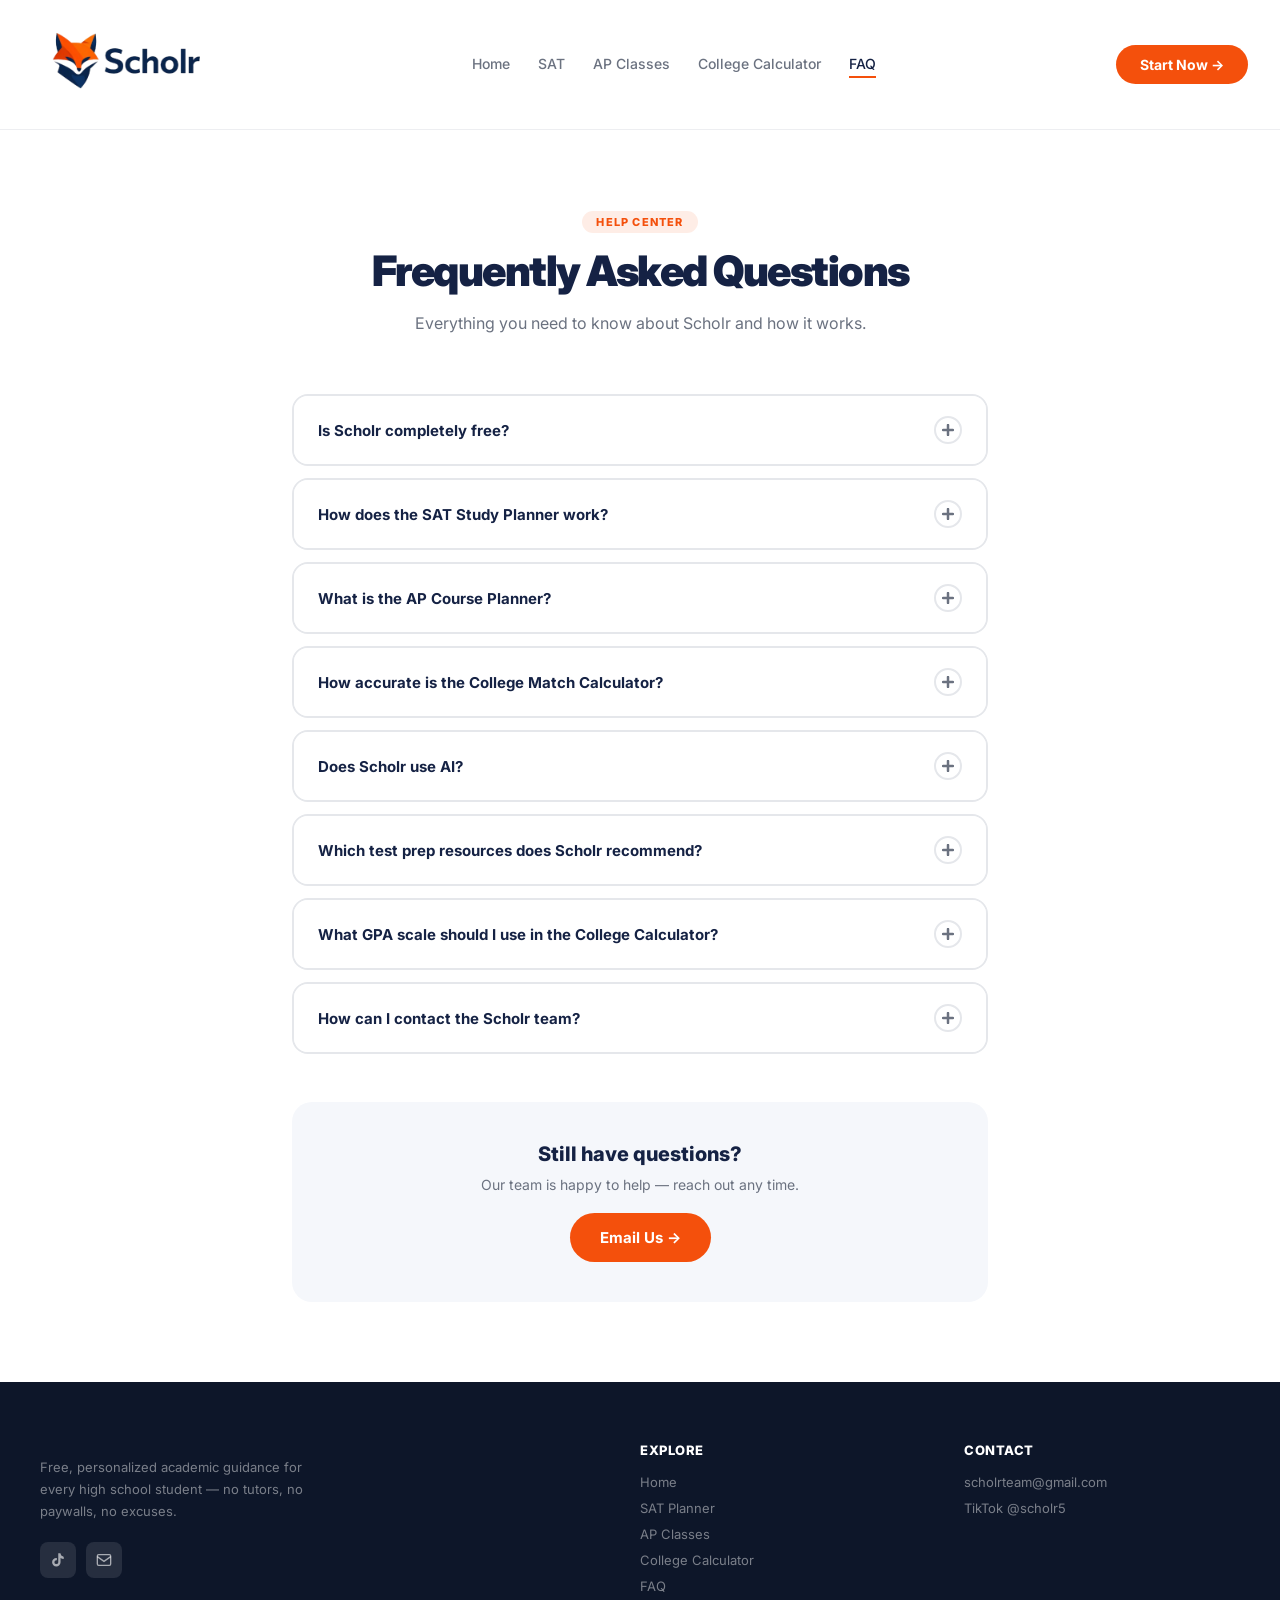
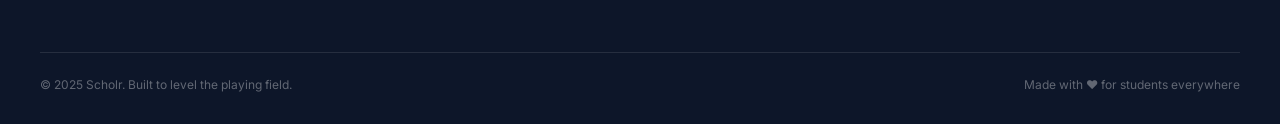
<file: faq.html>
<!DOCTYPE html>
<html lang="en">
<head>
<meta charset="UTF-8"><meta name="viewport" content="width=device-width, initial-scale=1.0">
<title>FAQ — Scholr</title>
<link rel="preconnect" href="https://fonts.googleapis.com">
<link href="https://fonts.googleapis.com/css2?family=Inter:wght@300;400;500;600;700;800;900&display=swap" rel="stylesheet">
<link rel="stylesheet" href="shared.css">
<style>
#faq{background:#fff;padding:80px 0}
.faq-container{max-width:760px;margin:0 auto;padding:0 32px}
.faq-item{border:2px solid var(--border);border-radius:16px;overflow:hidden;margin-bottom:12px;transition:border-color .2s}
.faq-item.open{border-color:var(--orange)}
.faq-q{display:flex;align-items:center;justify-content:space-between;padding:20px 24px;cursor:pointer;gap:16px;background:#fff;transition:background .2s}
.faq-item.open .faq-q{background:rgba(244,80,12,.04)}
.faq-q-text{font-size:15px;font-weight:700;color:var(--navy);line-height:1.4}
.faq-icon{width:28px;height:28px;border-radius:50%;border:2px solid var(--border);display:flex;align-items:center;justify-content:center;flex-shrink:0;transition:all .3s;color:var(--muted)}
.faq-item.open .faq-icon{background:var(--orange);border-color:var(--orange);color:#fff;transform:rotate(45deg)}
.faq-a{max-height:0;overflow:hidden;transition:max-height .4s ease,padding .3s ease}
.faq-item.open .faq-a{max-height:400px}
.faq-a-inner{padding:0 24px 20px;font-size:14px;line-height:1.8;color:var(--muted)}
.faq-a-inner a{color:var(--orange);text-decoration:none;font-weight:600}
.faq-a-inner a:hover{text-decoration:underline}
.faq-contact{background:var(--bg);border-radius:20px;padding:40px;text-align:center;margin-top:48px}
.faq-contact h3{font-size:20px;font-weight:800;color:var(--navy);margin-bottom:10px}
.faq-contact p{font-size:14px;color:var(--muted);margin-bottom:20px}
.faq-contact-btns{display:flex;gap:12px;justify-content:center;flex-wrap:wrap}
</style>
</head>
<body>
<header id="site-header">
  <a class="logo" href="index.html"><img src="scholr-logo2.png" alt="Scholr" style="height:200px;object-fit:contain"></a>
  <nav>
    <a href="index.html">Home</a>
    <a href="sat.html">SAT</a>
    <a href="ap.html">AP Classes</a>
    <a href="college.html">College Calculator</a>
    <a href="faq.html" class="active">FAQ</a>
  </nav>
  <a class="cta-btn" href="sat.html">Start Now →</a>
  <button class="menu-btn" onclick="toggleMenu()"><span></span><span></span><span></span></button>
</header>
<div class="mobile-nav" id="mobile-nav">
  <a href="index.html" onclick="toggleMenu()">Home</a>
  <a href="sat.html" onclick="toggleMenu()">SAT</a>
  <a href="ap.html" onclick="toggleMenu()">AP Classes</a>
  <a href="college.html" onclick="toggleMenu()">College Calculator</a>
  <a href="faq.html" onclick="toggleMenu()">FAQ</a>
  <a class="cta-btn" href="sat.html" style="width:fit-content;margin-top:8px">Start Now →</a>
</div>

<div class="page-wrap">
<section id="faq">
  <div class="section-header reveal">
    <div class="sec-tag">Help Center</div>
    <h1 class="sec-title">Frequently Asked Questions</h1>
    <p class="sec-sub">Everything you need to know about Scholr and how it works.</p>
  </div>
  <div class="faq-container" id="faq-list"></div>
</section>
</div>

<footer>
  <div class="footer-inner">
    <div class="footer-grid">
      <div class="footer-logo">
<p>Free, personalized academic guidance for every high school student — no tutors, no paywalls, no excuses.</p>
        <div class="footer-socials">
          <a class="soc-btn" href="https://www.tiktok.com/@scholr5" target="_blank" rel="noopener"><svg width="16" height="16" viewBox="0 0 24 24" fill="currentColor"><path d="M19.59 6.69a4.83 4.83 0 01-3.77-4.25V2h-3.45v13.67a2.89 2.89 0 01-2.88 2.5 2.89 2.89 0 01-2.89-2.89 2.89 2.89 0 012.89-2.89c.28 0 .54.04.79.1V9.01a6.33 6.33 0 00-.79-.05 6.34 6.34 0 00-6.34 6.34 6.34 6.34 0 006.34 6.34 6.34 6.34 0 006.33-6.34V8.93a8.16 8.16 0 004.77 1.52V7.01a4.85 4.85 0 01-1-.32z"/></svg></a>
          <a class="soc-btn" href="mailto:scholrteam@gmail.com"><svg width="16" height="16" viewBox="0 0 24 24" fill="none" stroke="currentColor" stroke-width="2"><rect x="2" y="4" width="20" height="16" rx="2"/><path d="m2 7 10 7 10-7"/></svg></a>
        </div>
      </div>
      <div class="footer-col"><h4>Explore</h4><a href="index.html">Home</a><a href="sat.html">SAT Planner</a><a href="ap.html">AP Classes</a><a href="college.html">College Calculator</a><a href="faq.html">FAQ</a></div>
      <div class="footer-col"><h4>Contact</h4><a href="mailto:scholrteam@gmail.com">scholrteam@gmail.com</a><a href="https://www.tiktok.com/@scholr5" target="_blank">TikTok @scholr5</a></div>
    </div>
    <div class="footer-bottom"><p>© 2025 Scholr. Built to level the playing field.</p><p>Made with ♥ for students everywhere</p></div>
  </div>
</footer>

<script>
function toggleMenu(){document.getElementById('mobile-nav').classList.toggle('open')}
let _ly=0;window.addEventListener('scroll',()=>{const y=window.scrollY,h=document.getElementById('site-header');h.classList.toggle('scrolled',y>20);if(y>80)h.classList.toggle('hidden',y>_ly);else h.classList.remove('hidden');_ly=y;});
const obs=new IntersectionObserver(e=>e.forEach(x=>{if(x.isIntersecting)x.target.classList.add('vis')}),{threshold:0.1});
document.querySelectorAll('.reveal').forEach(el=>obs.observe(el));

const faqs=[
  {
    q:"Is Scholr completely free?",
    a:"Yes — 100% free, always. No account required, no premium tiers, no hidden fees. Scholr exists to give every student access to the same quality guidance that expensive tutoring services charge hundreds or thousands of dollars for."
  },
  {
    q:"How does the SAT Study Planner work?",
    a:"Enter your current SAT score, your goal score, and how many days per week you can study. Scholr generates a week-by-week study schedule broken down by phase — foundation, skill-building, practice, and review — with recommended resources for each week. The plan is tailored to your exact score gap and timeline."
  },
  {
    q:"What is the AP Course Planner?",
    a:"The AP Course Planner, powered by Foxy your academic advisor, recommends the most relevant AP classes based on your intended college major. Just click your field of study and Foxy shows you which AP courses will give you the strongest academic foundation and signal to admissions officers."
  },
  {
    q:"How accurate is the College Match Calculator?",
    a:"The calculator uses publicly available admissions data (mid-50% GPA and SAT ranges, acceptance rates) to estimate whether a college is a reach, match, or safety school for you. It's designed as a starting-point planning tool — not a guarantee. Actual admissions decisions depend on essays, extracurriculars, teacher recommendations, demonstrated interest, and many other factors."
  },
  {
    q:"Does Scholr use AI?",
    a:"Scholr uses structured logic and curated data rather than live AI — this means results are consistent, fast, and always free without API costs. Foxy is a friendly rule-based advisor, not a chatbot. This keeps the platform reliable and accessible for everyone."
  },
  {
    q:"Which test prep resources does Scholr recommend?",
    a:'Scholr recommends the three best free SAT prep tools: <a href="https://satsuiteeducatorquestionbank.collegeboard.org/" target="_blank">College Board Question Bank</a> for official practice questions, <a href="https://www.khanacademy.org/digital-sat" target="_blank">Khan Academy SAT</a> for structured lessons, and <a href="https://crackd.it/" target="_blank">Crackd</a> for digital SAT drills. All three are completely free.'
  },
  {
    q:"What GPA scale should I use in the College Calculator?",
    a:"Most high schools use a 4.0 unweighted scale. If your school uses a weighted GPA (which gives extra points for AP/Honors classes), select the 5.0 scale option. If your school reports grades on a 100-point scale, select the 100-point option. When in doubt, use your unweighted 4.0 GPA for the most accurate comparisons."
  },
  {
    q:"How can I contact the Scholr team?",
    a:'We\'d love to hear from you! Reach us at <a href="mailto:scholrteam@gmail.com">scholrteam@gmail.com</a> or follow us on <a href="https://www.tiktok.com/@scholr5" target="_blank">TikTok @scholr5</a> for updates, tips, and new features.'
  }
];

const list=document.getElementById('faq-list');
faqs.forEach((f,i)=>{
  const item=document.createElement('div');
  item.className='faq-item reveal';
  if(i>0)item.style.transitionDelay=(i*0.05)+'s';
  item.innerHTML=`<div class="faq-q" onclick="toggleFAQ(this)">
    <span class="faq-q-text">${f.q}</span>
    <span class="faq-icon"><svg width="12" height="12" viewBox="0 0 12 12" fill="none" stroke="currentColor" stroke-width="2.5" stroke-linecap="round"><line x1="6" y1="1" x2="6" y2="11"/><line x1="1" y1="6" x2="11" y2="6"/></svg></span>
  </div>
  <div class="faq-a"><div class="faq-a-inner">${f.a}</div></div>`;
  list.appendChild(item);
  obs.observe(item);
});

const contactBlock=document.createElement('div');
contactBlock.className='faq-contact reveal';
contactBlock.innerHTML=`<h3>Still have questions?</h3>
  <p>Our team is happy to help — reach out any time.</p>
  <div class="faq-contact-btns">
    <a class="btn-pri" href="mailto:scholrteam@gmail.com">Email Us →</a>
  </div>`;
list.appendChild(contactBlock);
obs.observe(contactBlock);

function toggleFAQ(btn){
  const item=btn.closest('.faq-item');
  const isOpen=item.classList.contains('open');
  document.querySelectorAll('.faq-item.open').forEach(el=>el.classList.remove('open'));
  if(!isOpen)item.classList.add('open');
}
</script>
</body></html>
</file>
<file: shared.css>
/* ── Scholr Shared Styles ── */
:root{--orange:#F4500C;--orange-dark:#D13D00;--navy:#152244;--navy-light:#1E3166;--navy-dark:#0D1629;--bg:#F5F7FB;--bg2:#EBF0FF;--text:#0D1629;--muted:#6B7280;--border:#E5E7EB;--shadow:0 4px 20px rgba(21,34,68,.08);--shadowlg:0 10px 40px rgba(21,34,68,.14);--r:16px}
*{box-sizing:border-box;margin:0;padding:0}
html{scroll-behavior:smooth}
body{font-family:'Inter',sans-serif;color:var(--text);background:#fff;overflow-x:hidden}
::-webkit-scrollbar{width:5px}::-webkit-scrollbar-track{background:var(--bg)}::-webkit-scrollbar-thumb{background:var(--orange);border-radius:3px}

/* HEADER */
header{position:fixed;inset:0 0 auto;z-index:999;height:130px;display:flex;align-items:center;justify-content:space-between;padding:0 32px;background:rgba(255,255,255,.92);backdrop-filter:blur(20px);-webkit-backdrop-filter:blur(20px);border-bottom:1px solid rgba(229,231,235,.7);transition:transform .35s ease,box-shadow .3s}
header.scrolled{box-shadow:var(--shadow)}
header.hidden{transform:translateY(-100%)}
.logo{display:flex;align-items:center;text-decoration:none;cursor:pointer}
nav{display:flex;align-items:center;gap:28px}
nav a{font-size:14px;font-weight:500;color:var(--muted);text-decoration:none;transition:color .2s;padding:4px 0;border-bottom:2px solid transparent}
nav a:hover,nav a.active{color:var(--navy);border-color:var(--orange)}
.cta-btn{background:var(--orange);color:#fff;border:none;padding:11px 24px;border-radius:50px;font-size:14px;font-weight:700;cursor:pointer;transition:all .2s;white-space:nowrap;text-decoration:none;display:inline-block}
.cta-btn:hover{background:var(--orange-dark);transform:translateY(-1px);box-shadow:0 8px 20px rgba(244,80,12,.3)}
.menu-btn{display:none;flex-direction:column;gap:5px;cursor:pointer;background:none;border:none;padding:4px}
.menu-btn span{width:22px;height:2px;background:var(--navy);border-radius:2px;transition:all .3s;display:block}
.mobile-nav{display:none;position:fixed;inset:130px 0 0;background:#fff;z-index:998;padding:32px;flex-direction:column;gap:20px;border-top:1px solid var(--border);overflow-y:auto}
.mobile-nav.open{display:flex}
.mobile-nav a{font-size:18px;font-weight:600;color:var(--navy);text-decoration:none}

/* PAGE WRAPPER */
.page-wrap{padding-top:130px}

/* SECTION SHARED */
.sec-tag{display:inline-block;background:rgba(244,80,12,.1);color:var(--orange);font-size:11px;font-weight:800;letter-spacing:1.2px;text-transform:uppercase;padding:4px 14px;border-radius:50px;margin-bottom:14px}
.sec-title{font-size:42px;font-weight:900;color:var(--navy);line-height:1.15;letter-spacing:-1.5px;margin-bottom:14px}
.sec-sub{font-size:16px;line-height:1.8;color:var(--muted);max-width:500px;margin-bottom:48px}
.section-header{text-align:center;padding:0 32px;margin-bottom:56px}
.section-header .sec-sub{max-width:600px;margin:0 auto 0}

/* BUTTONS */
.btn-pri{background:var(--orange);color:#fff;padding:15px 30px;border-radius:50px;font-size:15px;font-weight:700;border:none;cursor:pointer;transition:all .3s;display:inline-flex;align-items:center;gap:8px;text-decoration:none}
.btn-pri:hover{background:var(--orange-dark);transform:translateY(-2px);box-shadow:0 12px 30px rgba(244,80,12,.35)}
.btn-sec{background:transparent;color:var(--navy);padding:15px 30px;border-radius:50px;font-size:15px;font-weight:600;border:2px solid var(--border);cursor:pointer;transition:all .3s;display:inline-flex;align-items:center;gap:8px;text-decoration:none}
.btn-sec:hover{border-color:var(--navy);transform:translateY(-2px)}

/* FOOTER */
footer{background:var(--navy-dark);padding:60px 32px 32px}
.footer-inner{max-width:1200px;margin:0 auto}
.footer-cta{display:flex;align-items:center;justify-content:space-between;background:rgba(255,255,255,.06);border:1px solid rgba(255,255,255,.1);border-radius:20px;padding:40px 48px;margin-bottom:48px;gap:32px;flex-wrap:wrap}
.footer-cta-text{flex:1;min-width:240px}
.footer-cta-tag{font-size:11px;font-weight:800;letter-spacing:1.2px;text-transform:uppercase;color:var(--orange);margin-bottom:10px}
.footer-cta-title{font-size:26px;font-weight:800;color:#fff;line-height:1.3;margin-bottom:12px}
.footer-cta-sub{font-size:14px;color:rgba(255,255,255,.55);margin-bottom:20px;line-height:1.7}
.footer-grid{display:grid;grid-template-columns:2fr 1fr 1fr;gap:48px;margin-bottom:48px}
.footer-logo p{font-size:13px;color:rgba(255,255,255,.45);line-height:1.7;margin-top:14px;max-width:280px}
.footer-socials{display:flex;gap:10px;margin-top:20px}
.soc-btn{width:36px;height:36px;background:rgba(255,255,255,.1);border-radius:8px;display:flex;align-items:center;justify-content:center;color:rgba(255,255,255,.6);text-decoration:none;font-size:15px;transition:all .2s}
.soc-btn:hover{background:var(--orange);color:#fff}
.footer-col h4{font-size:13px;font-weight:800;color:#fff;margin-bottom:16px;letter-spacing:.5px;text-transform:uppercase}
.footer-col a{display:block;font-size:13px;color:rgba(255,255,255,.45);text-decoration:none;margin-bottom:10px;transition:color .2s}
.footer-col a:hover{color:var(--orange)}
.footer-bottom{border-top:1px solid rgba(255,255,255,.1);padding-top:24px;display:flex;justify-content:space-between;align-items:center;flex-wrap:wrap;gap:8px}
.footer-bottom p{font-size:12px;color:rgba(255,255,255,.35)}

/* ANIMATIONS */
@keyframes fadeUp{from{opacity:0;transform:translateY(20px)}to{opacity:1;transform:translateY(0)}}
@keyframes float{0%,100%{transform:translateY(0)}50%{transform:translateY(-18px)}}
@keyframes chip{0%,100%{transform:translateY(0) rotate(-1deg)}50%{transform:translateY(-8px) rotate(1deg)}}
@keyframes bgShift{0%,100%{background-position:0% 50%}50%{background-position:100% 50%}}
@keyframes slideIn{from{opacity:0;transform:translateX(-16px)}to{opacity:1;transform:translateX(0)}}
.reveal{opacity:0;transform:translateY(28px);transition:opacity .65s ease,transform .65s ease}
.reveal.vis{opacity:1;transform:translateY(0)}
.reveal.d1{transition-delay:.1s}.reveal.d2{transition-delay:.2s}.reveal.d3{transition-delay:.3s}

/* RESPONSIVE */
@media(max-width:900px){
  nav{display:none}.menu-btn{display:flex}
  .footer-grid{grid-template-columns:1fr 1fr}
}
@media(max-width:560px){
  header{padding:0 20px;height:100px}
  .mobile-nav{inset:100px 0 0}
  .page-wrap{padding-top:100px}
  .footer-grid{grid-template-columns:1fr}
  .footer-cta{padding:28px 24px}
}
</file>
